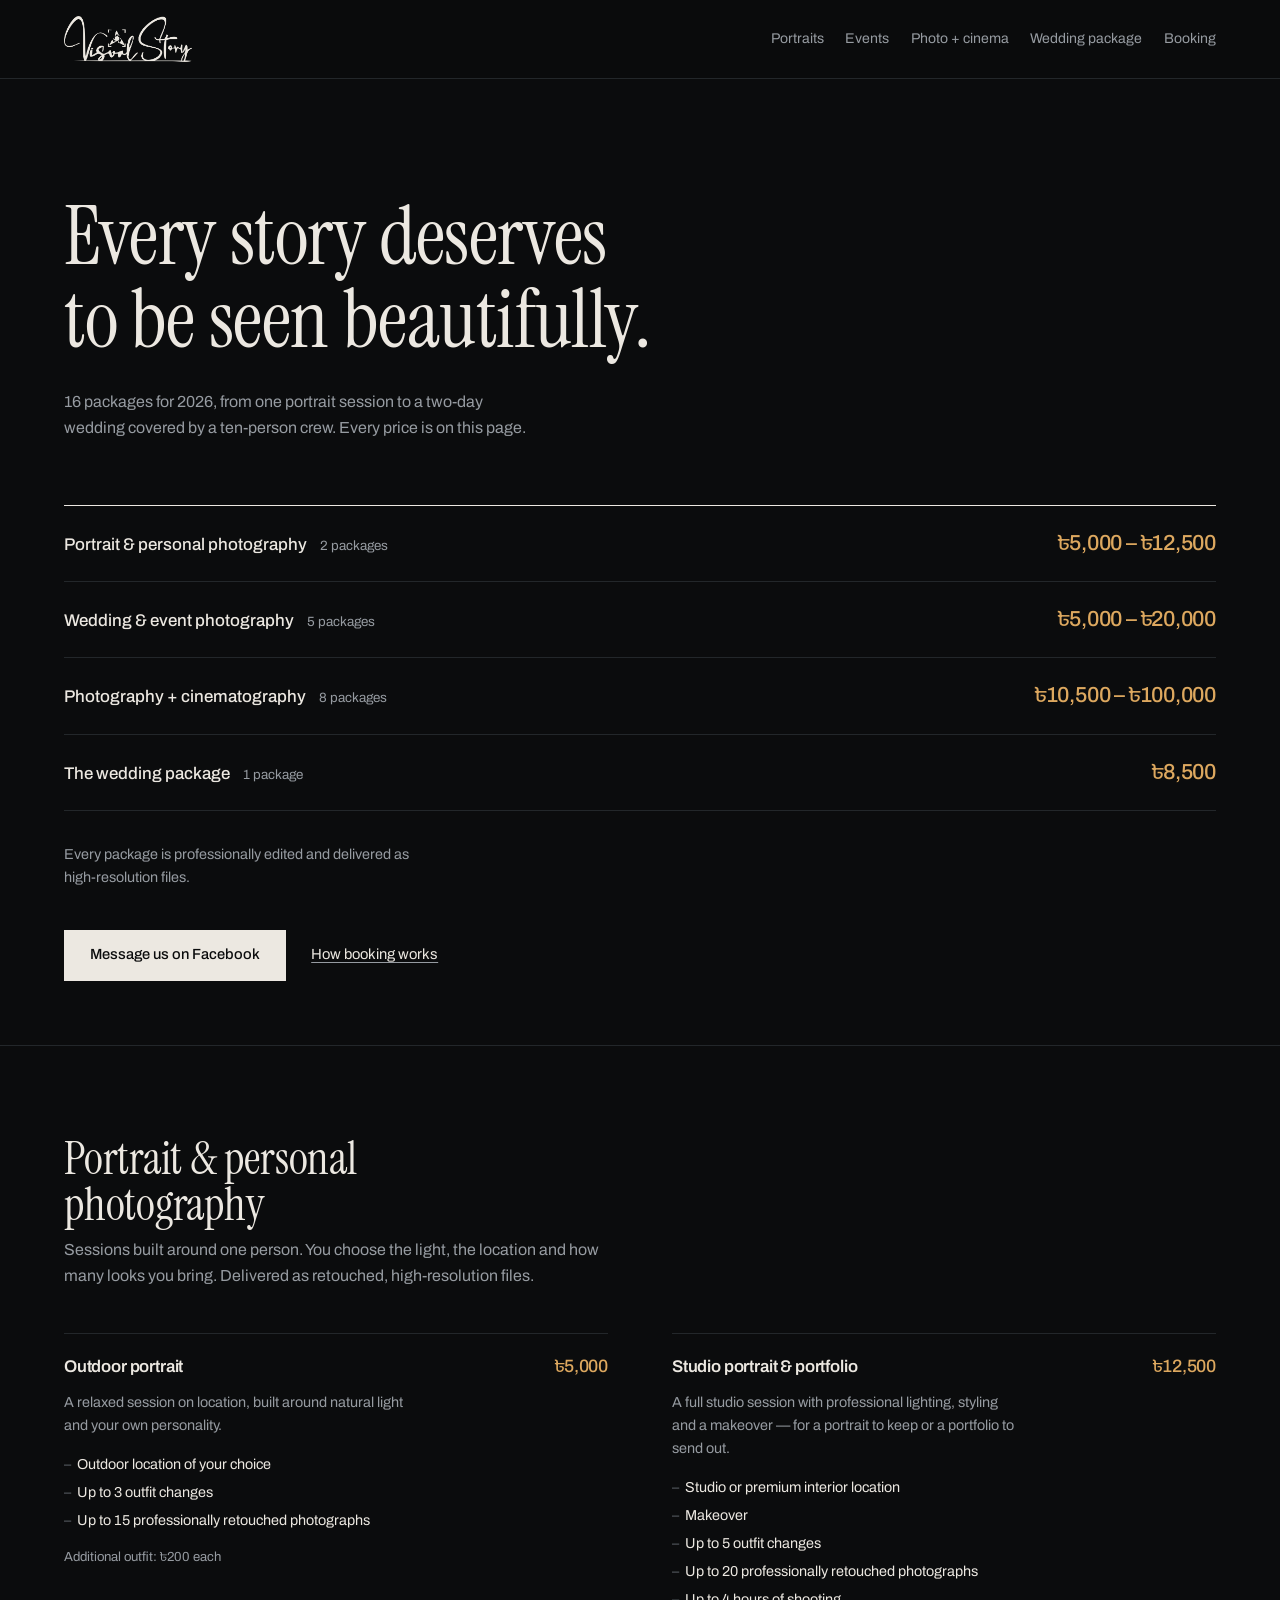
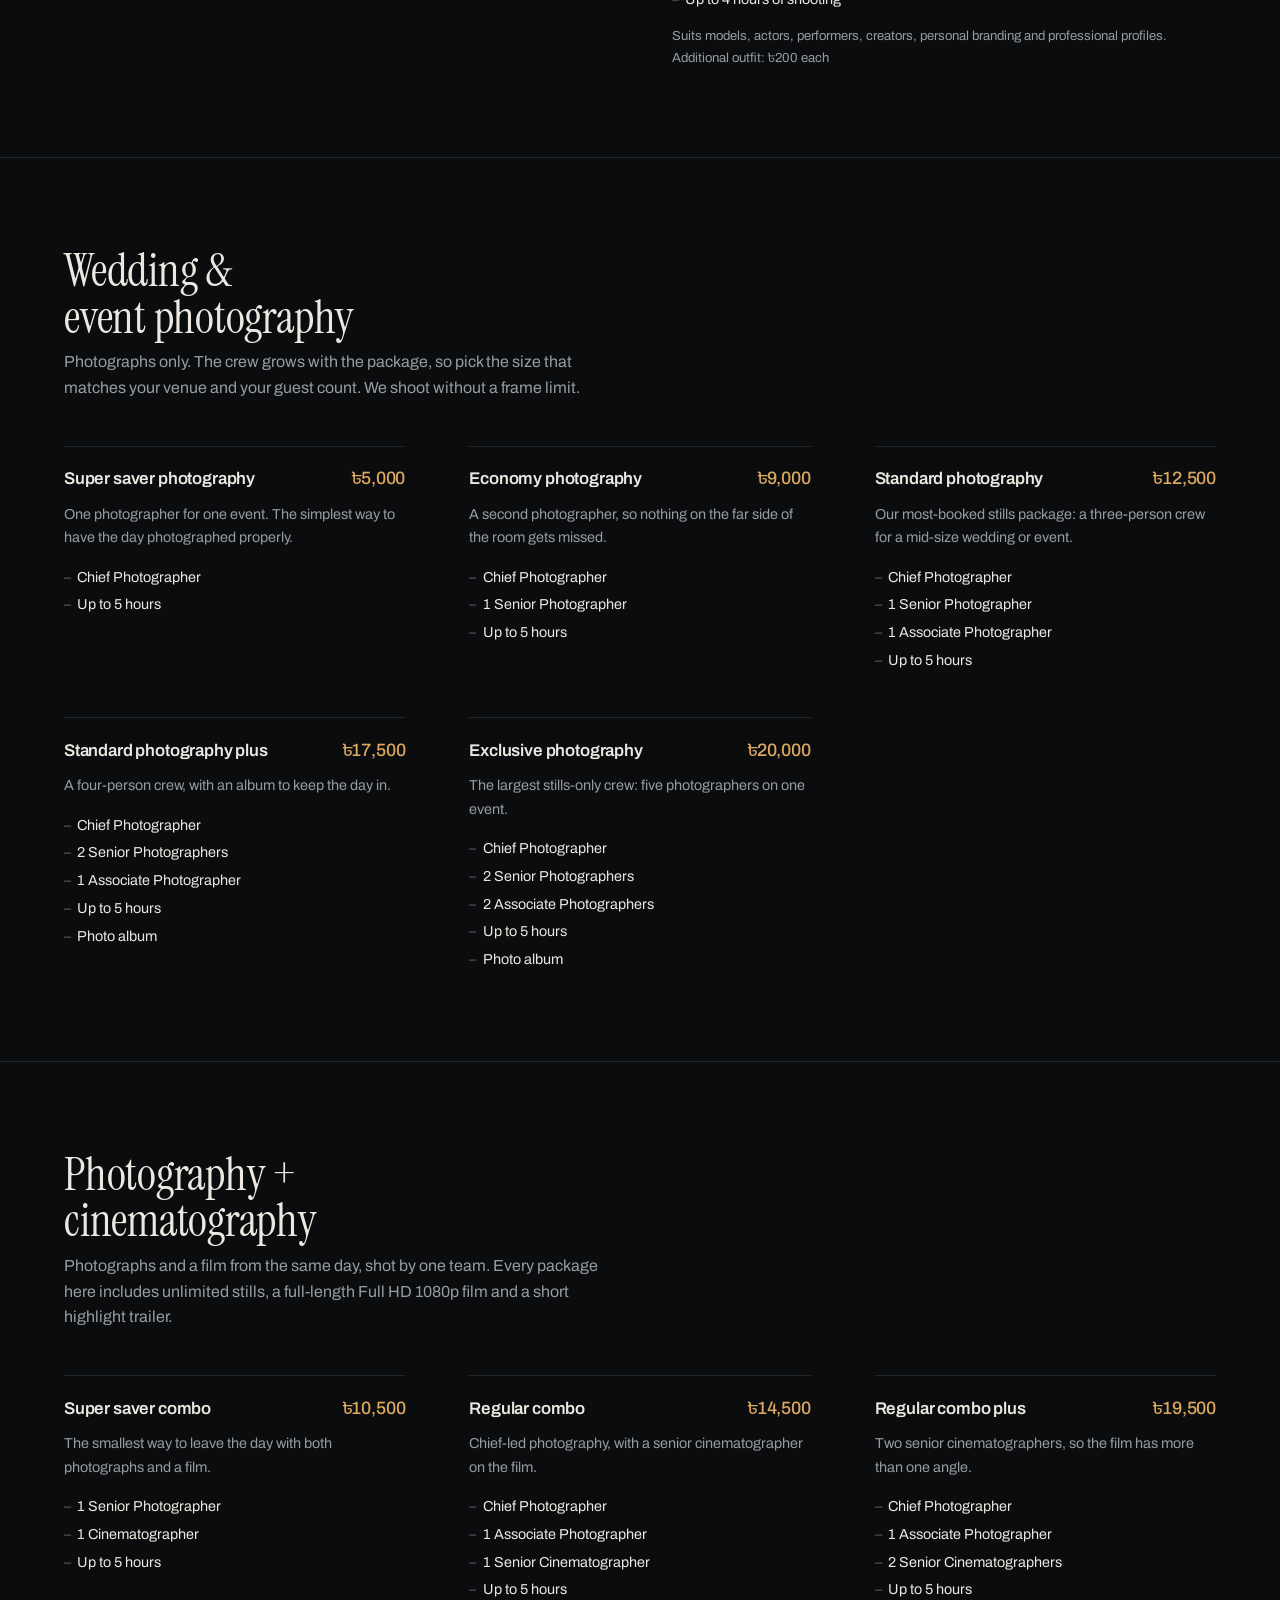
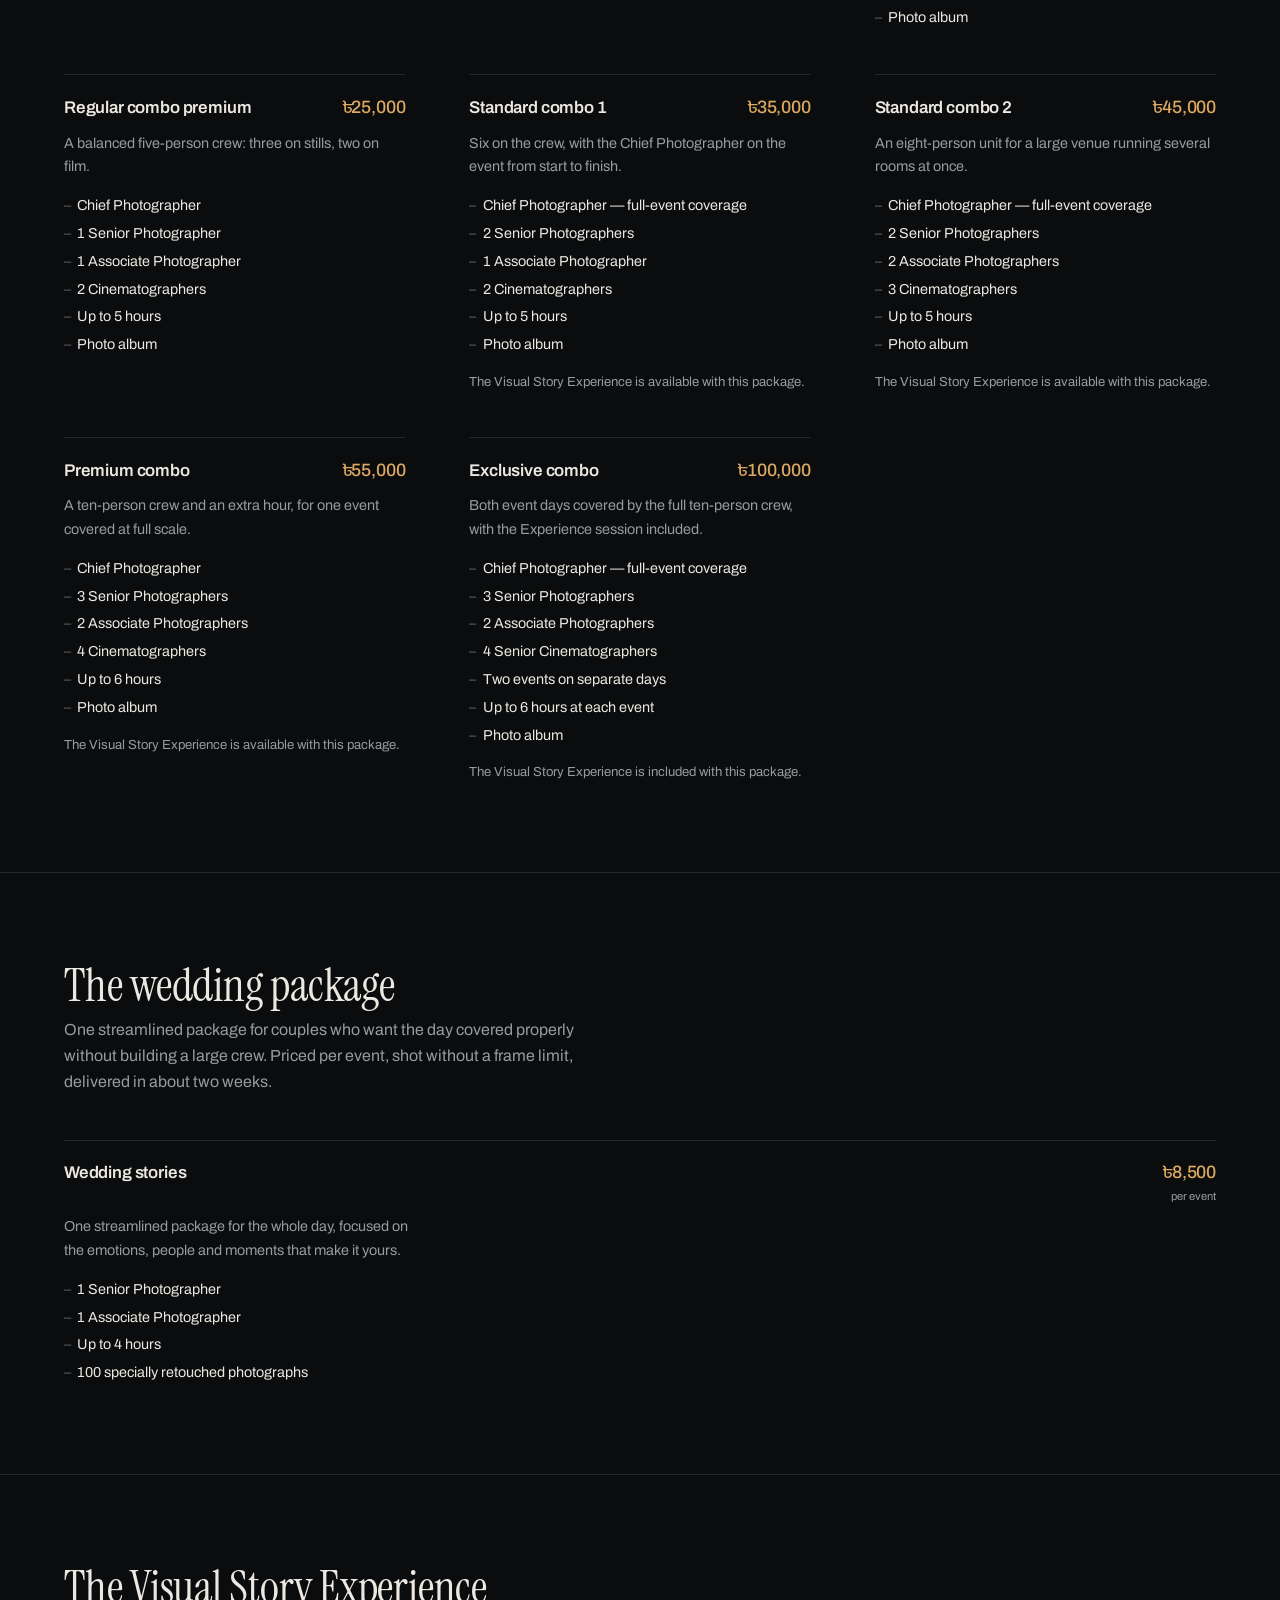
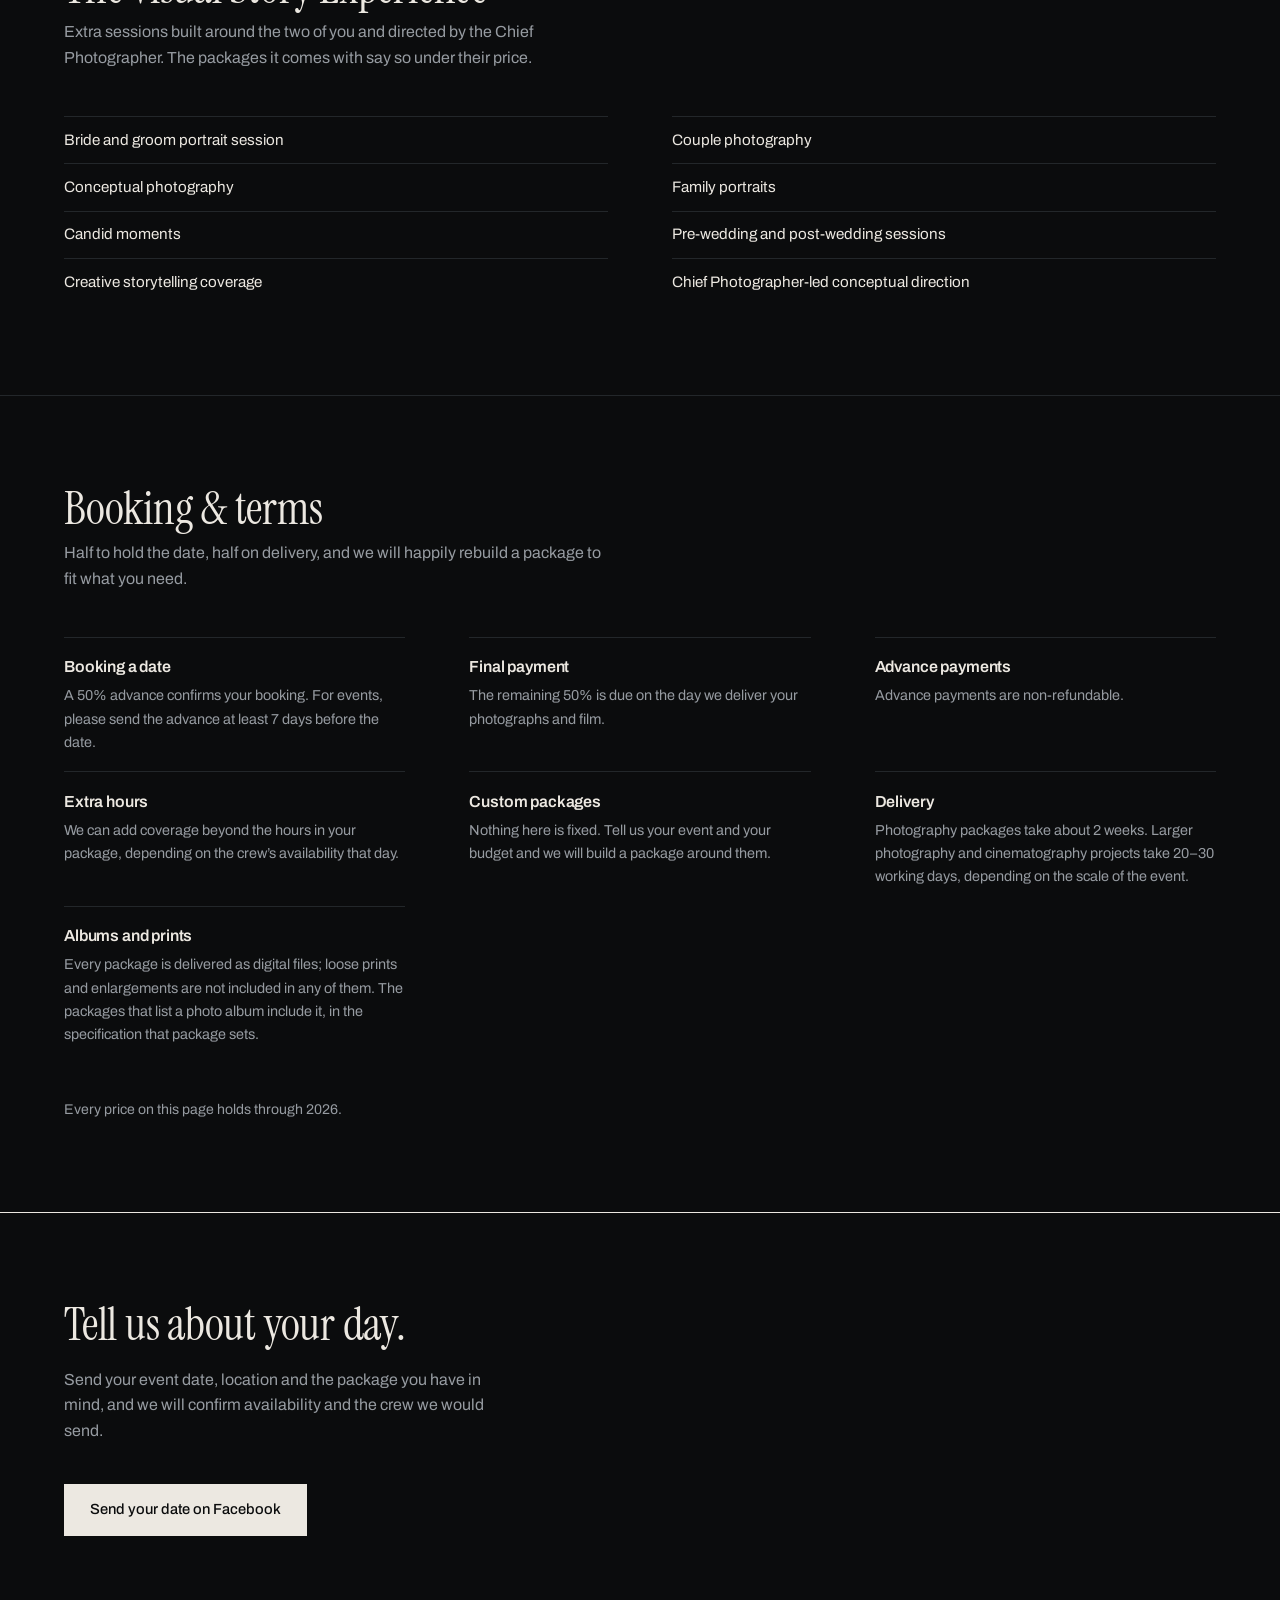
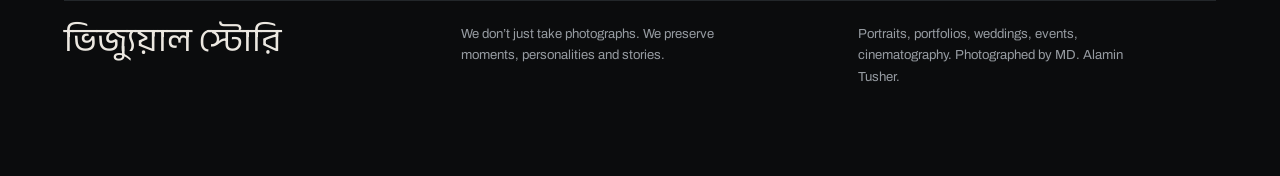
<file: index.html>
<!doctype html>
<html lang="en">
<head>
<meta charset="utf-8">
<meta name="viewport" content="width=device-width, initial-scale=1">
<title>Visual Story 2026 — photography &amp; cinematography prices</title>
<meta name="description" content="Visual Story 2026 price list: portrait and portfolio sessions from ৳5,000, wedding and event photography from ৳5,000, and photography with cinematography from ৳10,500 to ৳100,000.">
<meta name="theme-color" content="#0b0c0d">

<meta property="og:type" content="website">
<meta property="og:title" content="Visual Story 2026 — packages &amp; prices">
<meta property="og:description" content="Portraits, portfolios, weddings, events and cinematography. Sixteen packages from ৳5,000 to ৳100,000.">

<!-- The monogram from inside the logotype: the focus brackets and the three
     shutter blades, which is the only part of a script logo that survives
     being shrunk to sixteen pixels. -->
<link rel="icon" href="data:image/svg+xml,%3Csvg xmlns='http://www.w3.org/2000/svg' viewBox='0 0 32 32'%3E%3Crect width='32' height='32' fill='%230b0c0d'/%3E%3Cg fill='none' stroke='%23ece8e1' stroke-width='1.8'%3E%3Cpath d='M7 12V7h5'/%3E%3Cpath d='M25 12V7h-5'/%3E%3Cpath d='M7 20v5h5'/%3E%3Cpath d='M25 20v5h-5'/%3E%3C/g%3E%3Cg fill='%23dda85f'%3E%3Cpath d='M16 16V9.8L21.4 14Z'/%3E%3Cpath d='M16 16l5.4 2.6-5.9 3.6Z'/%3E%3Cpath d='M16 16l-3.6 4.8-2-6.4Z'/%3E%3C/g%3E%3C/svg%3E">

<link rel="preconnect" href="https://fonts.googleapis.com">
<link rel="preconnect" href="https://fonts.gstatic.com" crossorigin>
<link href="https://fonts.googleapis.com/css2?family=Archivo:wght@400;500;600&family=Instrument+Serif&display=swap" rel="stylesheet">
<!-- Only the eighteen characters of the Bengali logotype and the taka sign are
     requested, so the second family costs a couple of kilobytes. -->
<link href="https://fonts.googleapis.com/css2?family=Anek+Bangla:wght@400;500&text=%E0%A6%AD%E0%A6%BF%E0%A6%9C%E0%A7%8D%E0%A6%AF%E0%A7%81%E0%A6%AF%E0%A6%BC%E0%A6%BE%E0%A6%B2%20%E0%A6%B8%E0%A7%8D%E0%A6%9F%E0%A7%8B%E0%A6%B0%E0%A6%BF%E0%A7%B3&display=swap" rel="stylesheet">
<link rel="stylesheet" href="assets/css/style.css">
</head>
<body id="top">

<header class="top">
  <!-- The studio's own logotype, recoloured to the page's print white. It says
       "Visual Story", so the name is not also set in type beside it. -->
  <a class="mark" href="#top">
    <img class="mark__logo" src="assets/img/logo.png" width="477" height="173" alt="Visual Story">
  </a>
  <nav aria-label="Sections">
    <a href="#portraits">Portraits</a>
    <a href="#events">Events</a>
    <a href="#cinema">Photo + cinema</a>
    <a href="#weddings">Wedding package</a>
    <a href="#terms">Booking</a>
  </nav>
</header>

<!-- HERO — the four ranges are the first thing you see, because they are the
     only thing most visitors arrive wanting to know. -->
<section class="hero">
  <div class="wrap">
    <h1>Every story deserves to be seen beautifully.</h1>
    <p class="hero__lede"><span data-count>16</span> packages for 2026, from one portrait session
      to a two-day wedding covered by a ten-person crew. Every price is on this page.</p>

    <nav class="index" aria-label="Prices by group" data-index></nav>

    <!-- Said once here instead of as three bullets inside every package. -->
    <p class="hero__note">Every package is professionally edited and delivered as
      high-resolution files.</p>

    <p class="cta">
      <a class="btn" href="https://www.facebook.com/Visualstory984/" target="_blank" rel="noopener">Message us on Facebook</a>
      <a class="lnk" href="#terms">How booking works</a>
    </p>
  </div>
</section>

<!-- PORTRAITS ============================================================ -->
<section class="band" id="portraits">
  <div class="wrap">
    <div class="band__head">
      <h2>Portrait &amp; personal photography</h2>
      <p class="band__lead">Sessions built around one person. You choose the light, the location
        and how many looks you bring. Delivered as retouched, high-resolution files.</p>
    </div>
    <div class="list" data-cat="portraits"></div>
  </div>
</section>

<!-- EVENTS =============================================================== -->
<section class="band" id="events">
  <div class="wrap">
    <div class="band__head">
      <h2>Wedding &amp; event photography</h2>
      <p class="band__lead">Photographs only. The crew grows with the package, so pick the size
        that matches your venue and your guest count. We shoot without a frame limit.</p>
    </div>
    <div class="list" data-cat="events"></div>
  </div>
</section>

<!-- PHOTO + CINEMA ======================================================= -->
<section class="band" id="cinema">
  <div class="wrap">
    <div class="band__head">
      <h2>Photography + cinematography</h2>
      <p class="band__lead">Photographs and a film from the same day, shot by one team. Every
        package here includes unlimited stills, a full-length Full HD 1080p film and a short
        highlight trailer.</p>
    </div>
    <div class="list" data-cat="cinema"></div>
  </div>
</section>

<!-- THE WEDDING PACKAGE ================================================== -->
<section class="band" id="weddings">
  <div class="wrap">
    <div class="band__head">
      <h2>The wedding package</h2>
      <p class="band__lead">One streamlined package for couples who want the day covered properly
        without building a large crew. Priced per event, shot without a frame limit, delivered in
        about two weeks.</p>
    </div>
    <div class="list" data-cat="weddings"></div>
  </div>
</section>

<!-- THE EXPERIENCE ======================================================= -->
<section class="band" id="experience">
  <div class="wrap">
    <div class="band__head">
      <h2>The Visual Story Experience</h2>
      <p class="band__lead">Extra sessions built around the two of you and directed by the Chief
        Photographer. The packages it comes with say so under their price.</p>
    </div>
    <ul class="plain" data-experience></ul>
  </div>
</section>

<!-- BOOKING & TERMS ====================================================== -->
<section class="band" id="terms">
  <div class="wrap">
    <div class="band__head">
      <h2>Booking &amp; terms</h2>
      <p class="band__lead">Half to hold the date, half on delivery, and we will happily rebuild a
        package to fit what you need.</p>
    </div>
    <dl class="terms" data-terms></dl>
    <p class="aside">Every price on this page holds through 2026.</p>
  </div>
</section>

<!-- CONTACT ============================================================== -->
<footer class="band end" id="contact">
  <div class="wrap">
    <h2>Tell us about your day.</h2>
    <p class="end__lede">Send your event date, location and the package you have in mind, and we
      will confirm availability and the crew we would send.</p>
    <p class="cta">
      <a class="btn" href="https://www.facebook.com/Visualstory984/" target="_blank" rel="noopener">Send your date on Facebook</a>
    </p>
    <div class="sign">
      <span class="sign__bn" lang="bn">ভিজ্যুয়াল স্টোরি</span>
      <p>We don’t just take photographs. We preserve moments, personalities and stories.</p>
      <p>Portraits, portfolios, weddings, events, cinematography.
        Photographed by MD. Alamin Tusher.</p>
    </div>
  </div>
</footer>

<noscript>
  <p style="padding:2rem 1.25rem">This price list needs JavaScript switched on to display. You can
    also message us on Facebook at facebook.com/Visualstory984 and we will send the packages to you
    directly.</p>
</noscript>

<script src="assets/js/packages.js"></script>
<script src="assets/js/site.js"></script>
</body>
</html>
</file>
<file: assets/css/style.css>
/* ==========================================================================
   VISUAL STORY 2026 — packages & prices
   --------------------------------------------------------------------------
   The page is the dark room; the type is the print. Instrument Serif names
   things, Archivo explains them, and the only warm light here is the
   safelight amber the prices are set in — so eighteen figures can be found
   and compared without reading a word. Hairlines and space instead of boxes,
   because nothing on this page should compete with the photographs.
   ========================================================================== */

:root {
  color-scheme: dark;

  --room: #0b0c0d;      /* the dark room */
  --print: #ece8e1;     /* the warm white of a fibre print */
  --quiet: #969ba1;
  --rule: #23272a;
  --safelight: #dda85f; /* the only light allowed in a dark room */

  /* Anek Bangla sits in both Latin stacks because ৳ is missing from the two
     Latin families, and the subset we load carries it. */
  --sans: 'Archivo', 'Anek Bangla', system-ui, -apple-system, 'Segoe UI', sans-serif;
  --serif: 'Instrument Serif', 'Anek Bangla', Georgia, 'Times New Roman', serif;
  --bn: 'Anek Bangla', 'Noto Sans Bengali', 'Kohinoor Bangla',
    'Bangla Sangam MN', 'Nirmala UI', sans-serif;

  --gut: clamp(1.25rem, 5vw, 4rem);
  --measure: 74rem;
}

*,
*::before,
*::after { box-sizing: border-box; }

html { -webkit-text-size-adjust: 100%; scroll-behavior: smooth; }

body {
  margin: 0;
  background: var(--room);
  color: var(--print);
  font-family: var(--sans);
  font-size: 1rem;
  line-height: 1.62;
  font-synthesis: none;
  -webkit-font-smoothing: antialiased;
  text-underline-offset: 0.18em;
  text-decoration-thickness: from-font;
}

ul, ol { margin: 0; padding: 0; list-style: none; }
p { margin: 0; }
a { color: inherit; }
button { font: inherit; color: inherit; }
code { font-family: ui-monospace, 'SF Mono', Menlo, monospace; font-size: 0.88em; color: var(--print); }

::selection { background: var(--safelight); color: var(--room); }

h1, h2, h3 { margin: 0; font-weight: 400; }

/* Instrument Serif is a display face: high contrast, one weight, and it wants
   to be set large and tight. It gets the headline and the group names only. */
h1, h2 {
  font-family: var(--serif);
  font-weight: 400;
  line-height: 1.02;
  letter-spacing: -0.005em;
  text-wrap: balance;
}

h1 { font-size: clamp(2.7rem, 6.4vw, 5.1rem); }
h2 { font-size: clamp(1.9rem, 3.6vw, 2.85rem); }

:focus-visible { outline: 2px solid var(--safelight); outline-offset: 3px; }

.sr {
  position: absolute;
  width: 1px; height: 1px;
  margin: -1px; padding: 0;
  overflow: hidden;
  clip-path: inset(50%);
  white-space: nowrap;
}

/* ---- masthead ----------------------------------------------------------- */

.top {
  position: sticky;
  top: 0;
  z-index: 10;
  display: flex;
  flex-wrap: wrap;
  align-items: center;
  gap: 0.4rem 2rem;
  padding: 1rem var(--gut);
  background: rgba(11, 12, 13, 0.88);
  backdrop-filter: blur(12px);
  border-bottom: 1px solid var(--rule);
}

/* The studio's own logotype, cropped to the script and recoloured to the print
   white, so the mark in the corner is the one it signs its photographs with. */
.mark { display: inline-flex; align-items: center; text-decoration: none; }

.mark__logo {
  display: block;
  width: auto;
  height: clamp(2.3rem, 4.4vw, 2.9rem);
}

.top nav {
  display: flex;
  flex-wrap: wrap;
  gap: 0.25rem 1.35rem;
  margin-left: auto;
  font-size: 0.88rem;
}

.top nav a { color: var(--quiet); text-decoration: none; }
.top nav a:hover { color: var(--print); }
.top nav a[aria-current='true'] { color: var(--print); text-decoration: underline; }

/* ---- hero --------------------------------------------------------------- */

.hero { padding: clamp(3.5rem, 9vw, 7.5rem) var(--gut) clamp(2.5rem, 5vw, 4rem); }
.hero h1 { max-width: 20ch; }

.hero__lede {
  max-width: 52ch;
  margin-top: clamp(1.2rem, 2.2vw, 1.8rem);
  font-size: clamp(1rem, 1.2vw, 1.12rem);
  color: var(--quiet);
}

/* ---- the price index ----------------------------------------------------
   The one place this page raises its voice: four rows, four amber figures,
   the whole studio priced before you have read a package name. */

.index { margin-top: clamp(2.5rem, 5vw, 4rem); border-top: 1px solid var(--print); }

/* Two columns rather than a wrapping flex row: the price keeps its own cell at
   every width, so a long group name wraps under itself instead of pushing its
   figure onto a second line while the shorter rows keep theirs inline. */
.index a {
  display: grid;
  grid-template-columns: minmax(0, 1fr) auto;
  align-items: baseline;
  column-gap: clamp(1rem, 2.5vw, 2rem);
  row-gap: 0.15rem;
  padding: 1.25rem 0;
  border-bottom: 1px solid var(--rule);
  text-decoration: none;
}

.index__label {
  display: flex;
  flex-wrap: wrap;
  align-items: baseline;
  gap: 0.1rem 0.8rem;
}

.index a:hover .index__name { text-decoration: underline; }
.index__name { font-size: 1.06rem; font-weight: 500; }
.index__n { font-size: 0.84rem; color: var(--quiet); }

.index__p {
  justify-self: end;
  font-size: clamp(1.15rem, 1.7vw, 1.45rem);
  font-weight: 500;
  font-variant-numeric: tabular-nums;
  letter-spacing: -0.01em;
  color: var(--safelight);
  white-space: nowrap;
}

/* One quiet line under the index, holding the three things every package
   includes — so they are stated once instead of inside all sixteen. */
.hero__note {
  max-width: 44ch;
  margin-top: clamp(1.4rem, 2.6vw, 2rem);
  font-size: 0.9rem;
  color: var(--quiet);
}

/* ---- calls to action ---------------------------------------------------- */

.cta {
  display: flex;
  flex-wrap: wrap;
  align-items: center;
  gap: 0.9rem 1.6rem;
  margin-top: clamp(1.8rem, 3.2vw, 2.5rem);
}

.btn {
  display: inline-flex;
  align-items: center;
  padding: 0.8rem 1.55rem;
  border: 1px solid var(--print);
  background: var(--print);
  color: var(--room);
  font-size: 0.92rem;
  font-weight: 500;
  text-decoration: none;
  cursor: pointer;
}

.btn:hover { background: transparent; color: var(--print); }

.lnk { font-size: 0.92rem; text-decoration-color: var(--quiet); }
.lnk:hover { text-decoration-color: var(--print); }

/* ---- sections ----------------------------------------------------------- */

.band { padding: clamp(3.25rem, 7vw, 6rem) var(--gut); border-top: 1px solid var(--rule); }
.wrap { max-width: var(--measure); margin-inline: auto; }

/* Each group's price range is already printed in the index at the top of the
   page, so the heading here carries nothing but its own name and its lead. */
.band__head { margin-bottom: clamp(1.8rem, 3.5vw, 2.8rem); }

.band__head h2 { max-width: 22ch; }

.band__lead {
  max-width: 60ch;
  margin-top: 0.5rem;
  color: var(--quiet);
}

.aside {
  margin-top: clamp(1.5rem, 3vw, 2.25rem);
  max-width: 60ch;
  font-size: 0.88rem;
  color: var(--quiet);
}

/* ---- one entry per package ----------------------------------------------
   Name and price share a baseline. The price is the only warm thing in the
   entry, set in tabular figures so a column of them lines up by itself. */

/* min() in the track minimum so a narrow screen collapses the grid instead of
   pushing a fixed-width track off the side of the page. */
.list {
  display: grid;
  gap: clamp(2rem, 3.5vw, 3rem) clamp(2.25rem, 5vw, 4.5rem);
  grid-template-columns: repeat(auto-fit, minmax(min(21rem, 100%), 1fr));
}

.item { padding-top: 1.1rem; border-top: 1px solid var(--rule); }

.item__head { display: flex; align-items: baseline; gap: 1rem; }

.item__name {
  flex: 1;
  font-size: 1.06rem;
  font-weight: 600;
  letter-spacing: -0.01em;
  line-height: 1.3;
}

.item__price {
  font-size: 1.12rem;
  font-weight: 500;
  font-variant-numeric: tabular-nums;
  letter-spacing: -0.01em;
  color: var(--safelight);
  white-space: nowrap;
  text-align: right;
}

.item__price small {
  display: block;
  font-size: 0.7rem;
  font-weight: 400;
  letter-spacing: 0;
  color: var(--quiet);
}

.item__blurb { margin-top: 0.6rem; max-width: 44ch; font-size: 0.9rem; color: var(--quiet); }

/* Hanging indent, so a line that wraps stays inside its own column. */
.item__inc { margin-top: 1rem; display: grid; gap: 0.28rem; font-size: 0.9rem; }
.item__inc li { padding-left: 0.95rem; text-indent: -0.95rem; }
.item__inc li::before { content: '–'; margin-right: 0.4rem; color: #5a6066; }

.item__note { margin-top: 0.9rem; font-size: 0.82rem; color: var(--quiet); }

/* ---- experience & terms -------------------------------------------------- */

/* Eight short lines would look stranded across the full measure, so they run
   in two even columns of four, each line keeping its own hairline. */
.plain {
  display: grid;
  grid-template-columns: repeat(auto-fit, minmax(min(25rem, 100%), 1fr));
  column-gap: clamp(2.25rem, 5vw, 4.5rem);
}

.plain li { padding: 0.68rem 0; border-top: 1px solid var(--rule); font-size: 0.95rem; }

.terms {
  display: grid;
  grid-template-columns: repeat(auto-fit, minmax(min(20rem, 100%), 1fr));
  column-gap: clamp(2.25rem, 5vw, 4.5rem);
}

.terms > div { padding: 1.05rem 0; border-top: 1px solid var(--rule); }
.terms dt { font-size: 1rem; font-weight: 600; letter-spacing: -0.01em; }
.terms dd { margin: 0.25rem 0 0; max-width: 46ch; font-size: 0.9rem; color: var(--quiet); }

/* ---- the closing signature ---------------------------------------------- */

.end { border-top: 1px solid var(--print); }
.end h2 { max-width: 18ch; }
.end__lede { max-width: 48ch; margin-top: 1.1rem; color: var(--quiet); }

/* A colophon rather than a footer row: the logotype, what the studio believes
   and what it shoots — three columns that collapse in order. */
.sign {
  display: grid;
  grid-template-columns: repeat(auto-fit, minmax(min(13rem, 100%), 1fr));
  align-items: start;
  gap: 1.4rem clamp(1.5rem, 3vw, 2.5rem);
  margin-top: clamp(2.5rem, 5vw, 4rem);
  padding-top: 1.4rem;
  border-top: 1px solid var(--rule);
  font-size: 0.82rem;
  color: var(--quiet);
}

.sign__bn {
  font-family: var(--bn);
  font-size: clamp(1.5rem, 3.5vw, 2.1rem);
  line-height: 1.1;
  color: var(--print);
}

.sign p { max-width: 34ch; }

/* ---- small screens ------------------------------------------------------- */

@media (max-width: 36rem) {
  /* Two wrapped rows of navigation pinned to the top would eat a quarter of a
     phone screen, so below this width the masthead scrolls away. */
  .top { position: static; gap: 0.5rem 1rem; padding-block: 0.85rem; }
  .top nav { width: 100%; margin-left: 0; font-size: 0.85rem; }
  .btn { width: 100%; justify-content: center; }
  .list { grid-template-columns: 1fr; }
  /* Below this width no row fits its name, its count and its figure on one
     line, so every price drops to its own row and the column keeps its edge. */
  .index a { grid-template-columns: 1fr; padding: 1.05rem 0; }
  .index__p { font-size: 1.2rem; }
}

/* ---- reduced motion ------------------------------------------------------ */

@media (prefers-reduced-motion: reduce) {
  html { scroll-behavior: auto; }
  *, *::before, *::after { animation: none !important; transition: none !important; }
}
</file>
